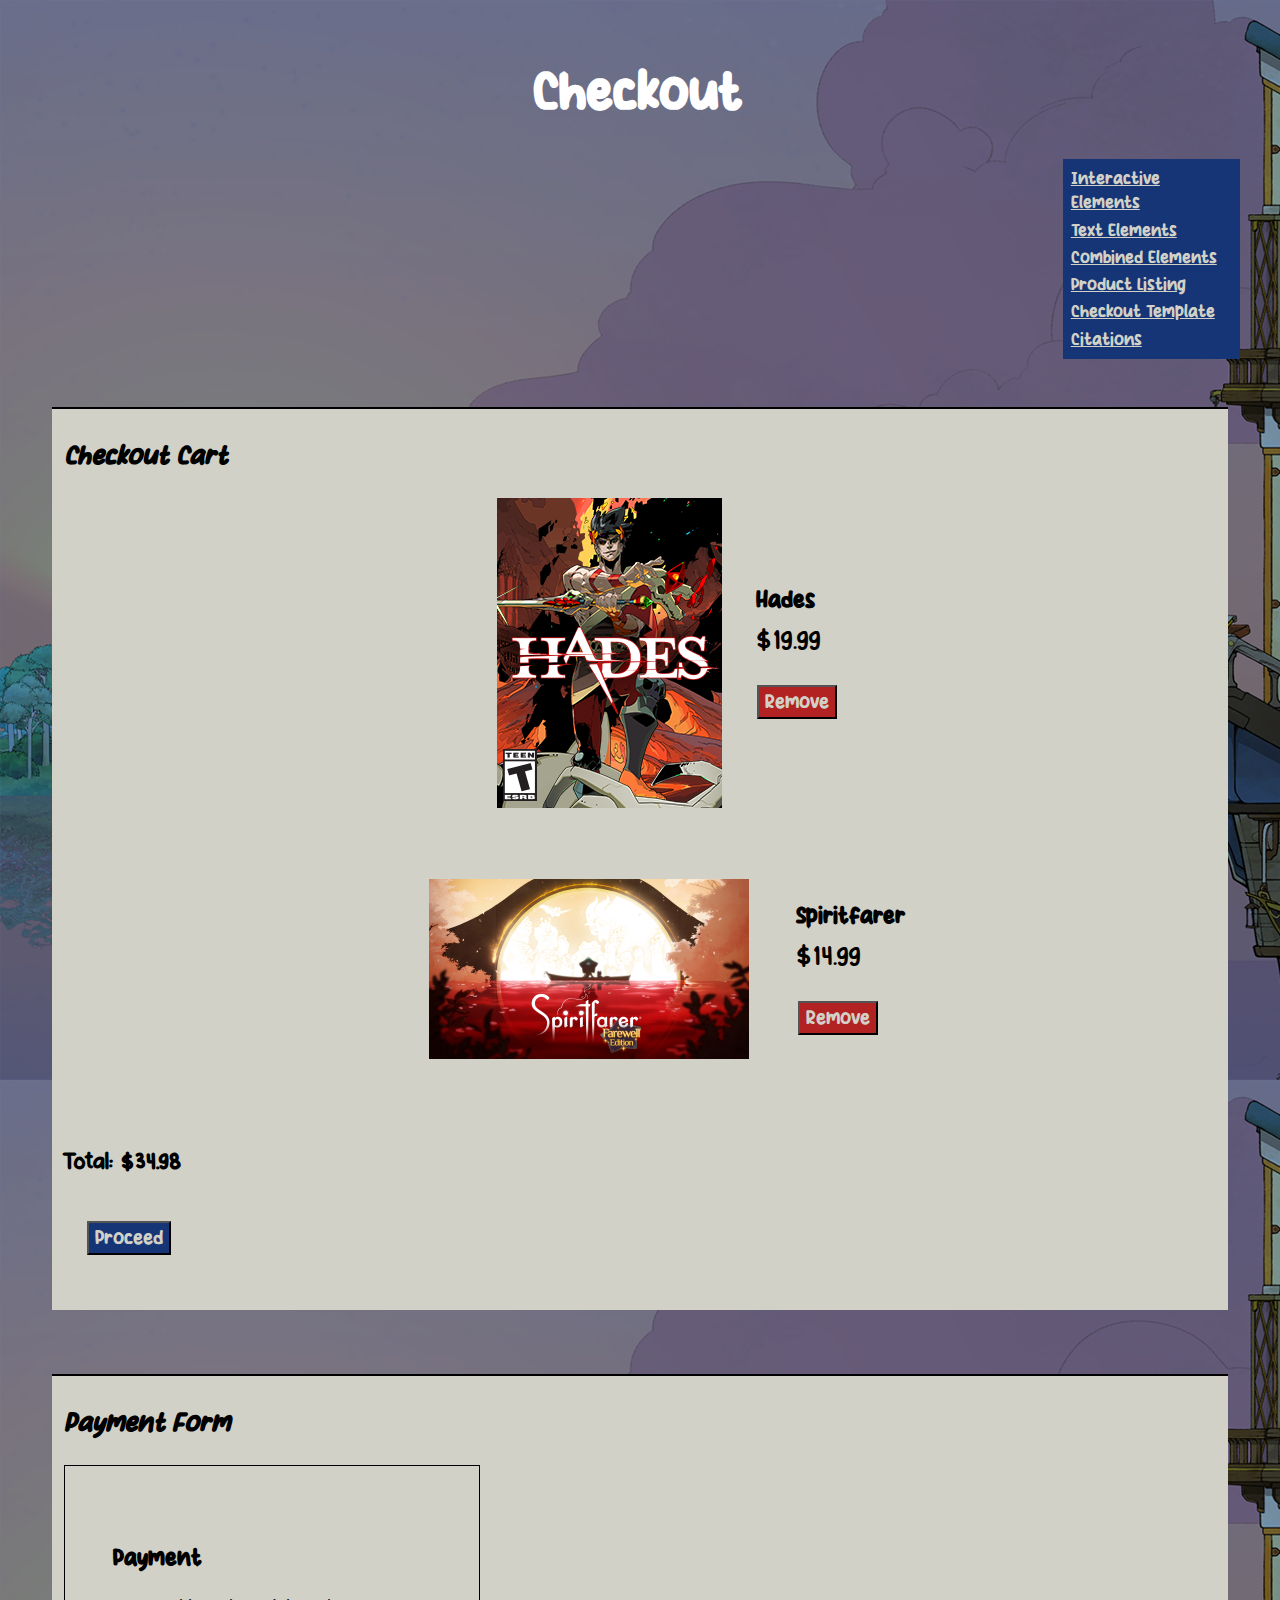
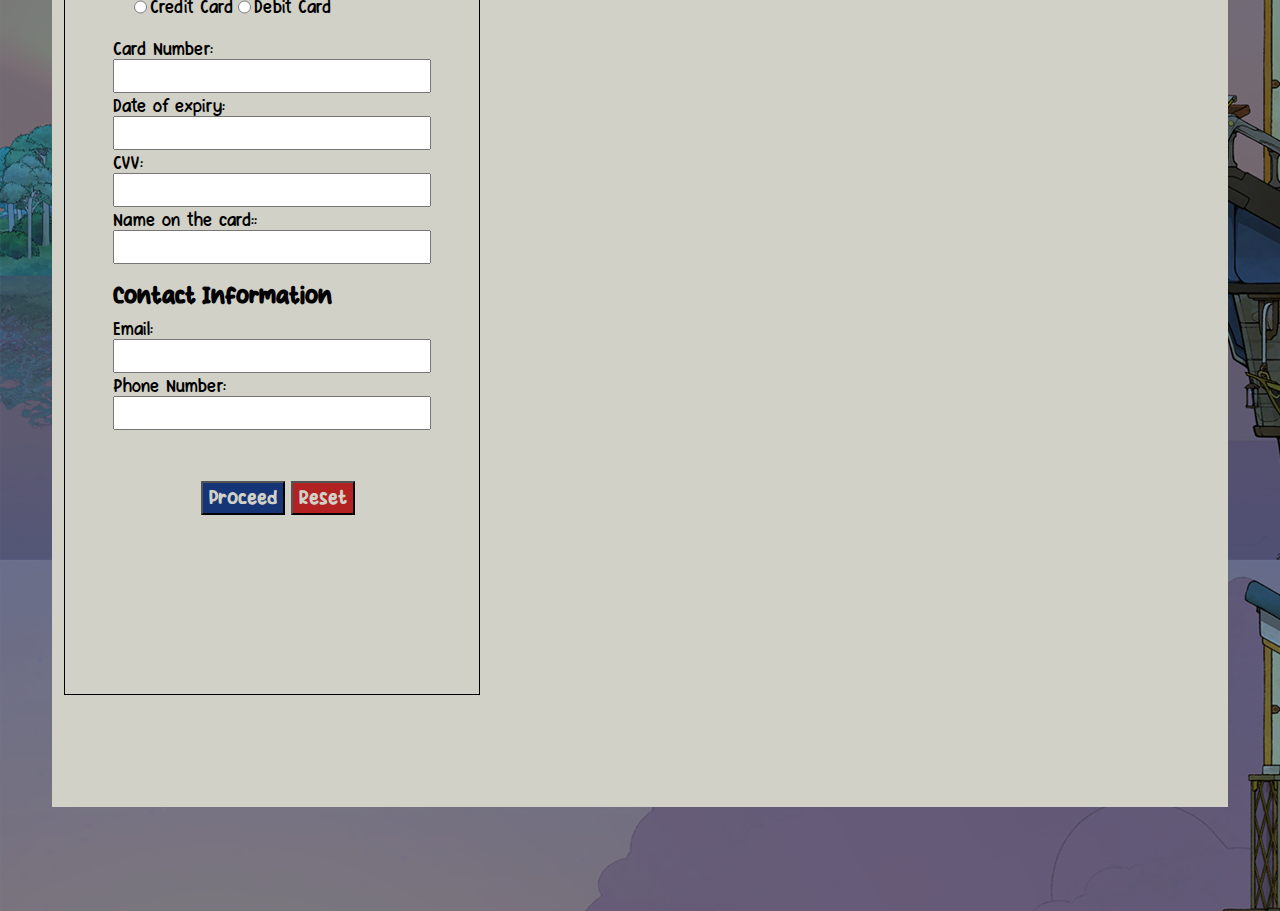
<file: html/checkout.html>
<!DOCTYPE html>
<html lang="en">

<head>

    <meta charset="utf-8">
    <title>Checkout - Monklown Studio</title>

    <link href="../css/main.css" rel="stylesheet">

</head>

<body>
    <header>
        <h1 class="styleguide_heading">Checkout</h1>

        <nav>
            <a href="index.html#interactive_elements">Interactive Elements</a>
            <a href="index.html#text_elements">Text Elements</a>
            <a href="index.html#combined_elements">Combined Elements</a>
            <a href="product_listing.html">Product Listing</a>
            <a href="checkout.html">Checkout Template</a>
            <a href="index.html#citations">Citations</a>
        </nav>
    </header>

    <section class="element">
        <h3>Checkout Cart</h3>
        <ul id="checkout">
            <li>
                <img src="../img/Hades_Main.png" alt="Hades title page">

                <div class="product_content">
                    <h4>Hades</h4>
                    <p>$19.99</p>
                    <button type="reset" value="reset">Remove</button>
                </div>
            </li>

            <li>
                <img src="../img/spiritfarer_title.jpg" alt="Hades title page">
                
                <div class="product_content">
                    <h4>Spiritfarer</h4>
                    <p>$14.99</p>
                    <button type="reset" value="reset">Remove</button>
                </div>
            </li>
        </ul>

        <p id="total_value">Total: $34.98</p>

        <div class="confirmation">
            <button type="submit" value="submit">Proceed</button>
        </div>
    </section>

    <section class="element">
        <h3>Payment Form</h3>

        <div class="payment_container">
            <div id="payment">
                <h4>Payment</h4>

                <!-- Div usage based on the lecture/lab -->
                <div id="card_check">
                    <input type="radio" id="credit_card" name="Payment_type" value="CreditCard">
                    <label for="credit_card">Credit Card</label>

                    <input type="radio" id="debit_card" name="Payment_type" value="DebitCard">
                    <label for="debit_card">Debit Card</label>
                </div>

                <label for="card_number"> Card Number:</label>
                <input type="text" id="card_number" name="creditCard">

                <label for="date"> Date of expiry:</label>
                <input type="text" id="date" name="date">

                <label for="cvv"> CVV:</label>
                <input type="text" id="cvv" name="cvv">

                <label for="name_payment"> Name on the card::</label>
                <input type="text" id="name_payment" name="name">   

                <h4 class="middle_h4">Contact Information</h4>

                <label for="email_payment"> Email:</label>
                <input type="text" id="email_payment" name="email">
                <label for="phone_number">Phone Number:</label>
                <input type="text" id="phone_number" name="Phone Number">

                <div class="confirmation">
                    <button type="submit" value="submit">Proceed</button>
                    <button type="reset" value="reset">Reset</button>
                </div>
            </div>
        </div>
    </section>
</body>
</file>
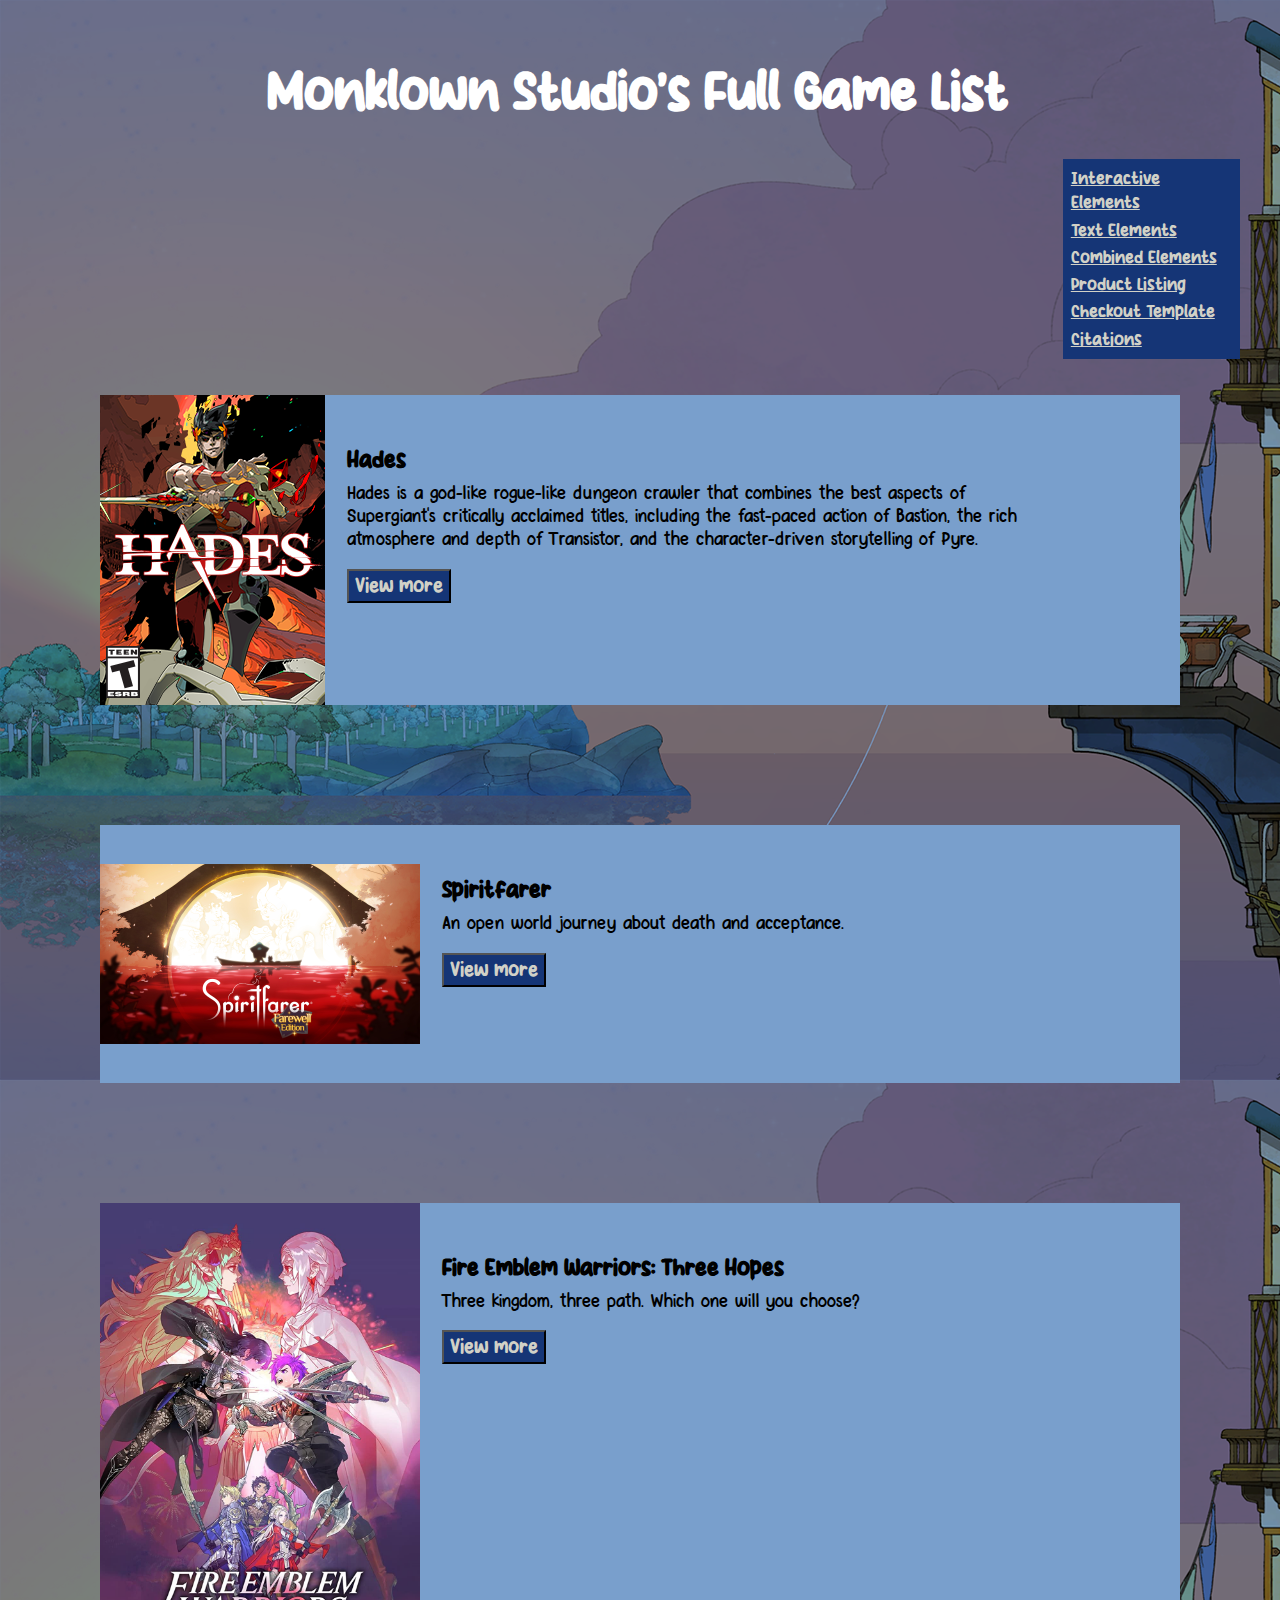
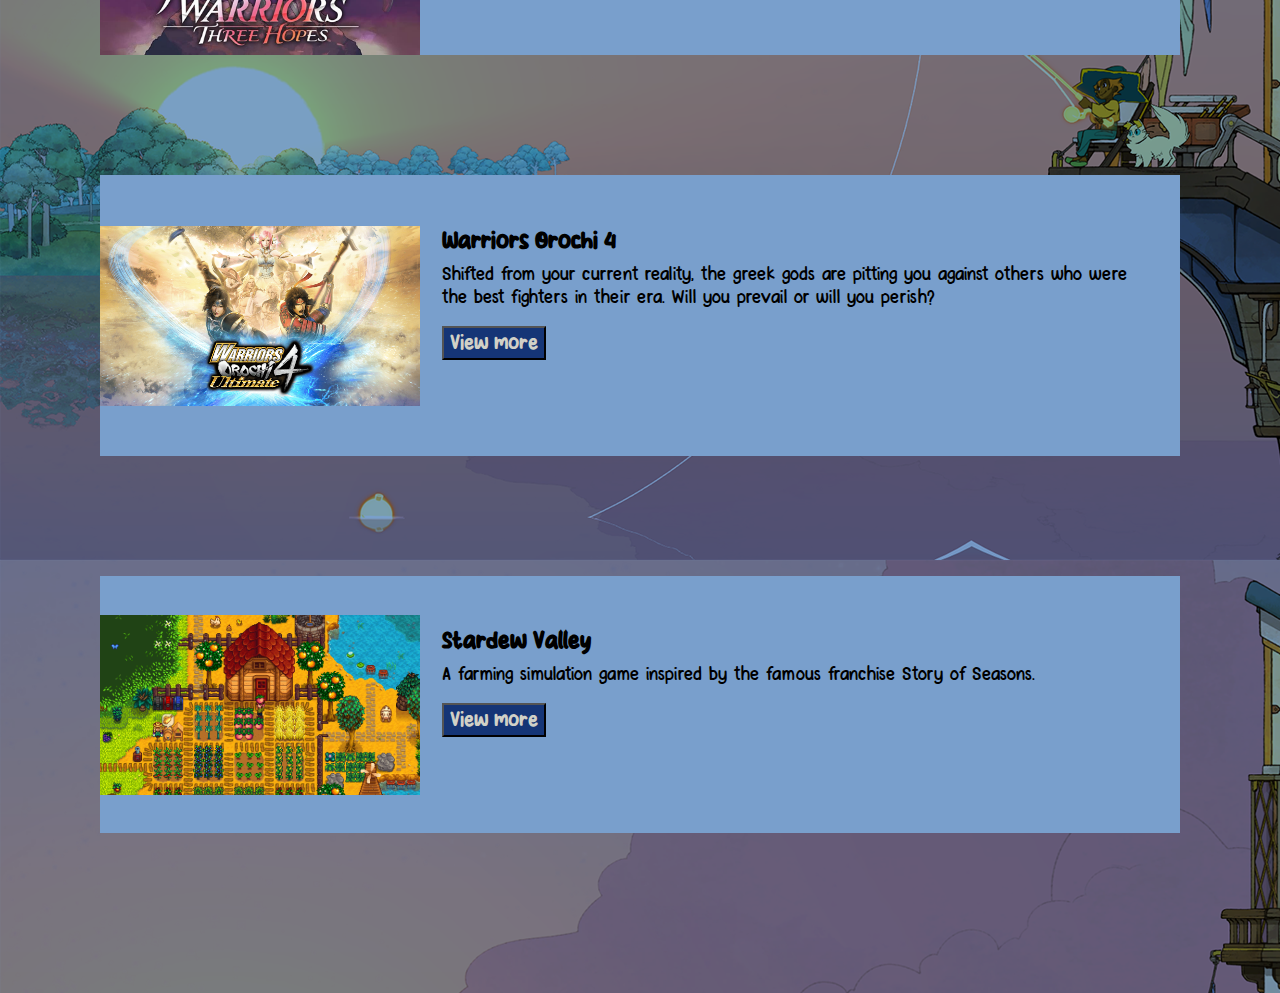
<file: html/product_listing.html>
<!DOCTYPE html>
<html lang="en">

<head>

    <meta charset="utf-8">
    <title>Product Listing - Monklown Studio</title>

    <link href="../css/main.css" rel="stylesheet">

</head>

<body>
    <header>
        <h1 class="styleguide_heading">Monklown Studio's Full Game List</h1>

        <nav>
            <a href="index.html#interactive_elements">Interactive Elements</a>
            <a href="index.html#text_elements">Text Elements</a>
            <a href="index.html#combined_elements">Combined Elements</a>
            <a href="product_listing.html">Product Listing</a>
            <a href="checkout.html">Checkout Template</a>
            <a href="index.html#citations">Citations</a>
        </nav>
    </header>

    <div class ="products_container">      
        <!--Images taken from supergiantsgame.com-->
        <div class="products">
            <img src="../img/Hades_Main.png" alt="Hades title page">

            <div class="product_content">
                <h4>Hades</h4>
                <p>Hades is a god-like rogue-like dungeon crawler that combines the best aspects of Supergiant's critically acclaimed titles, including the fast-paced action of Bastion, the rich atmosphere and depth of Transistor, and the character-driven storytelling of Pyre.</p>
                <button type ="button" class="viewMore">View more</button>
            </div>
        </div>

        <!-- Image taken from https://thunderlotusgames.com/spiritfarer/ !-->
        <div class="products">
            <img src="../img/spiritfarer_title.jpg" alt="Spiritfarer title page">

            <div class="product_content">
                <h4>Spiritfarer</h4>
                <p>An open world journey about death and acceptance.</p>
                <button type ="button" class="viewMore">View more</button>
            </div>
        </div>

        <!-- Image taken from https://www.nintendo.com/store/products/fire-emblem-three-houses-switch/ -->
        <div class="products">
            <img src="../img/fe3_hopes_title.jpg" alt="Fire emblem three hopes title page">

            <div class="product_content">
                <h4>Fire Emblem Warriors: Three Hopes</h4>
                <p>Three kingdom, three path. Which one will you choose?</p>
                <button type ="button" class="viewMore">View more</button>
            </div>
        </div>

        <!-- Image taken from https://store.steampowered.com/app/831560/WARRIORS_OROCHI_4/ -->
        <div class="products">
            <img src="../img/Warriors_orochi_4_Main.png" alt="Warriors orochi 4 title page">
            
            <div class="product_content">
                <h4>Warriors Orochi 4</h4>
                <p>Shifted from your current reality, the greek gods are pitting you against others who were the best fighters in their era. Will you prevail or will you perish?</p>
                <button type ="button" class="viewMore">View more</button>
            </div>
        </div>

        <!-- Image taken from stardewvalley.net -->
        <div class="products">
            <img src="../img/stardew_valley_gameplay.png" alt="Stardew Valley Gameplay">

            <div class="product_content">
                <h4>Stardew Valley</h4>
                <p>A farming simulation game inspired by the famous franchise Story of Seasons.</p>
                <button type ="button" class="viewMore">View more</button>
            </div>
        </div>
    </div>
</body>
</file>
<file: css/main.css>
/*
  STYLE GUIDE STYLING 
  Default styling for the style guide 
*/

/* Headers */
header{
  display: flex;
  align-items: flex-start;
  flex-direction: column;
  justify-content: flex-end;
  flex-wrap:wrap;
}

header h1{
  align-self: center;
}

header p{
  align-self: center;
}

.styleguide_heading{
  color: white;
}

h1{
  text-align: center;
  margin-top: 1rem;
  font-family: "Violet Smile", Georgia, 'Times New Roman', Times, serif;
  font-size: 3rem;
  margin-right: 0.5%;
}

h2 {
  margin-top: 1rem;
  font-family: "Violet Smile", Georgia, 'Times New Roman', Times, serif;
  font-size: 2rem;
}

h3 {
  font-style: italic;
  margin-top: 1rem;
  font-family: "Violet Smile", Georgia, 'Times New Roman', Times, serif;
  font-size: 1.5rem;
}

h4 {
  margin-bottom: 0.25rem;
  font-family: "Violet Smile", Georgia, 'Times New Roman', Times, serif;
  font-size: 1.3rem;
}

.middle_h4{
  margin-top: 5%;
  margin-bottom: 0.25rem;
}

/* Sections */
.element {
  background-color: #D1D1C7;
  margin: 1%;
  padding: 1%;
  flex-grow: 1;
  min-height: 20%;
  min-width: 20%;
  padding-bottom: 2rem;
  margin-bottom:4rem;
  border-top-width: 0.15rem;
  border-top-style: solid;
  border-top-color: black;
}

/* Body Text */

body {
  font-family: "Pink Chicken", 'Times New Roman', Times, serif;
  padding: 2rem;
  accent-color: #799FCC;
  background-image: url("../img/stella_fishing.png");
  background-blend-mode: multiply;
  background-color: #799FCC;
}

p {
  margin-top: 0;
  max-width: 700px;
  font-size: larger;
}

/* Total value for the checkout */
#total_value{
  font-weight: bold;
  font-size: x-large;
}

img{
  max-width: 20rem;
}

code {
  background-color: #EEE;
  padding: 0.5rem;
  display: block;
}

/* 
  INTERACTIVE ELEMENTS -------------------
*/

/* Styling for the navigation button */
.button-nav {
  display: inline-block;
  padding: 0.5rem;
  color: white;
  background-color: rgb(50,50,50);
  text-decoration: none;
  transition-property: background-color; 
  transition-duration: 0.5s;
}

.button-nav:hover, .button-nav:focus {
  background-color: rgb(200,200,200);
}

#programmer{
  background-color: #799FCC;
}

#programmer:hover{
  background-color: #153576;
  color: #D1D1C7;
}

#programmer:checked{
  background-color: #153576;
  color:red;
}

.viewMore{
  background-color: #153576;
  color: #D1D1C7;
  font-family: "Violet Smile", Georgia, 'Times New Roman', Times, serif;
  font-size: large;
}

.viewMore:hover, .viewMore:focus{
  background-color: #799FCC;
  color: #D1D1C7;
  opacity: 0.5;
  font-family: "Violet Smile", Georgia, 'Times New Roman', Times, serif;
  font-size: large;
}

button[type=submit]{
  margin: 2%;
  background-color: #153576;
  color: #D1D1C7;
  font-family: "Violet Smile", Georgia, 'Times New Roman', Times, serif;
  font-size: large;
}

button[type=submit]:hover, button[type=submit]:focus{
  background-color: #799FCC;
  color: #D1D1C7;
  opacity: 0.5;
  font-family: "Violet Smile", Georgia, 'Times New Roman', Times, serif;
  font-size: large;
}

button[type=reset]{
  margin: 2%;
  background-color:firebrick;
  color: #D1D1C7;
  font-family: "Violet Smile", Georgia, 'Times New Roman', Times, serif;
  font-size: large;
}

button[type=reset]:hover, button[type=reset]:focus{
  background-color: crimson;
  color: #D1D1C7;
  opacity: 0.5;
  font-family: "Violet Smile", Georgia, 'Times New Roman', Times, serif;
  font-size: large;
}

/* Labels */

#inputLabel{
  background-color: #799FCC;
}

label[for=inputLabel]{
  font-size: 120%;
}

/* Navigations and links */

header nav{
  display: block;
  align-self: flex-end;
  background-color: #153576;
  color: #D1D1C7;
  margin-bottom: 3%;
  margin-left: 0rem;
  padding-top: 0.5%;
  padding-left: 0.6%;
  padding-right: 0.6%;
  padding-bottom: 0.5%;
  font-family: "Violet Smile", Georgia, 'Times New Roman', Times, serif;
}

header nav a{
  display: block;
  align-self: flex-end;
  background-color: #153576;
  color: #D1D1C7;
  margin-bottom: 1%;
  margin-left: 0rem;
  padding-top: 0.5%;
  padding-bottom: 0.5%;
  padding-left: 0.6%;
  padding-right: 0.6%;
  font-family: "Violet Smile", Georgia, 'Times New Roman', Times, serif;
}

header nav a:hover, header nav a:focus {
  text-decoration: none;
}

nav{
  display: flex;
  flex-direction: row;
  justify-content: center;
}

nav a{
  margin: 0.3%;
  margin-left: 0;
  margin-right: 0;
  padding: 1%;
  min-width: 5%;
  margin-bottom:4rem;
  background-color: #153576;
  color: #D1D1C7;
  align-self: center;
  font-family: "Violet Smile", Georgia, 'Times New Roman', Times, serif;
}

nav a:hover, nav a:focus{
  opacity: 50%;
  text-decoration: none;
}
a:hover, a:focus{
    color:red;
}

a img {
  width: 100%;
}

a:hover img {
  opacity:0.5;
  color:aquamarine;
}

/* 
  TEXT ELEMENTS -------------------
*/

/* Fonts */
@font-face {
  font-family: "Pink Chicken";
  src: url('../fonts/Pink_chicken/PinkChicken-Regular.ttf');
  src:url('../fonts/Pink_chicken/PinkChicken-Regular.ttf') format('truetype');
  font-weight: 100;
  font-style: normal;
}

@font-face {
  font-family: "Violet Smile";
  src: url('../fonts/violet_smile/Violet\ Smile.ttf');
  src:url('../fonts/violet_smile/Violet\ Smile.ttf') format('truetype');
  font-weight: 100;
  font-style: normal;
}


/* 
  COMBINED ELEMENTS -------------------
*/

/* Knowledge on how to use flexbox taken from https://jonitrythall.com/flexbox-cheatsheet */
.products_container{
  display: flex;
  align-items: center;
  flex-direction: column;
}

.products_container .products{
  display: flex;
  margin-bottom: 10%;
  flex-direction: row;
  justify-content: center;
  background-color: #799FCC;
  width: 90%;
}

.products_container .products img{
  align-self: center;
}

.products_container .products .product_content{
  display: flex;
  flex-direction: column;
  margin: 1%;
  padding: 1%;
  flex-grow: 1;
  min-height: 20%;
  min-width: 20%;
  padding-bottom: 2rem;
  margin-bottom:4rem;
}

.products_container .products .product_content button{
  align-self: baseline;
}

.payment_container{
  display: flex;
  align-items:baseline;
  flex-direction: column;
  justify-content: center;
}

.payment_container div{
  background-color: #D1D1C7;
  padding: 3rem;
  margin-bottom: 5rem;
}

#payment{
  display: flex;
  flex-direction: column;
  background-color: #D1D1C7;
  color:black;
  border-color: #153576;
  border: 1px;
  border-style: solid;
  max-width: 90%;
}

#payment label{
  font-size: larger;
}

#payment input[type=text]
{
  font-size: x-large;
}

#checkout{
  display: flex;
  align-items: center;
  flex-direction: column;
}

#checkout li{
  font-size: x-large;
  display: flex;
  margin-bottom: 5%;
  flex-direction: row;
  justify-content: center;
}

#checkout li img{
  align-self: center;
}

#checkout li .product_content{
  display: flex;
  flex-direction: column;
  justify-content: center;
  margin: 1%;
  margin-left: 10%;
  padding: 1%;
  flex-grow: 1;
  min-height: 20%;
  min-width: 20%;
  padding-bottom: 2rem;
}

#checkout li .product_content button[type=reset]{
  align-self: flex-start;
}

#interactive_elements{
  display: flex;
  flex-wrap: wrap;
  align-content: center;
}

#interactive_elements h2{
  align-items: center;
}

#text_elements{
  display: flex;
  flex-wrap: wrap;
  align-content: center;
}

#text_elements .element h3{
  align-items: center;
}

.heading_container{
  display: flex;
  flex-wrap: wrap;
  align-items:flex-start;
  flex-direction: row;
}

.heading_container div{
  margin: 1%;
  padding: 1%;
  flex-grow: 1;
  min-height: 20%;
  min-width: 20%;
  padding-bottom: 2rem;
  margin-bottom:4rem;
  border-top-width: 0.15rem;
  border-top-style: solid;
  border-top-color: black;
}

#combined_elements{
  display: flex;
  flex-wrap: wrap;
  align-content: center;
}

#branding_elements{
  display: flex;
  flex-wrap: wrap;
  align-content: center;
}

#citations{
  display: flex;
  flex-wrap: wrap;
  align-content: center;
}

#citations ul{
  background-color: #D1D1C7;
}

#credit_card{
  background-color: #799FCC;
}

#credit_card{
  background-color: #153576;
  color: #D1D1C7;
}

#credit_card{
  background-color: #153576;
  color:red;
}

#debit_card{
  background-color: #799FCC;
}

#debit_card{
  background-color: #153576;
  color: #D1D1C7;
}

#debit_card{
  background-color: #153576;
  color:red;
}

#card_check{
  display: flex;
  flex-direction: row;
  margin-bottom: 1%;
  margin-top: 0%;
  padding: 1rem;
}

.confirmation{
  display: flex;
  flex-direction: row;
  align-self: center;
}
</file>
